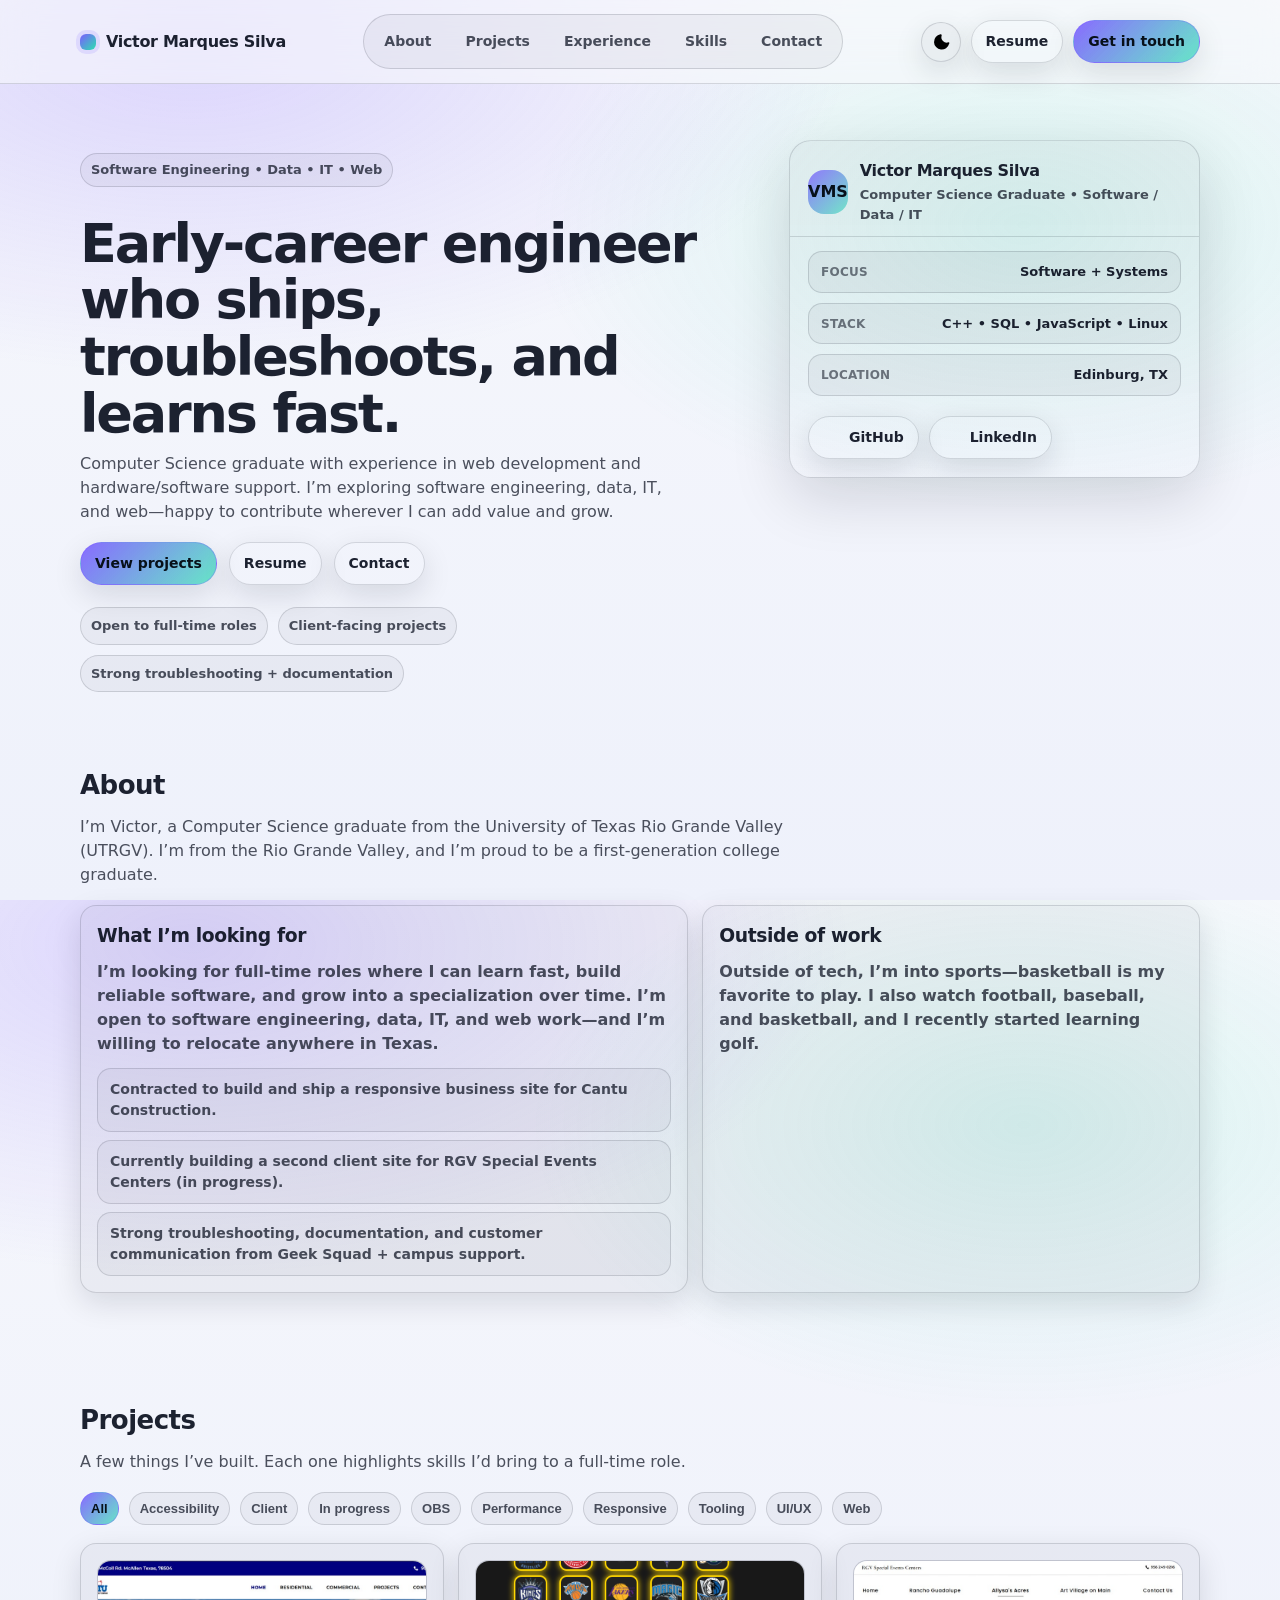
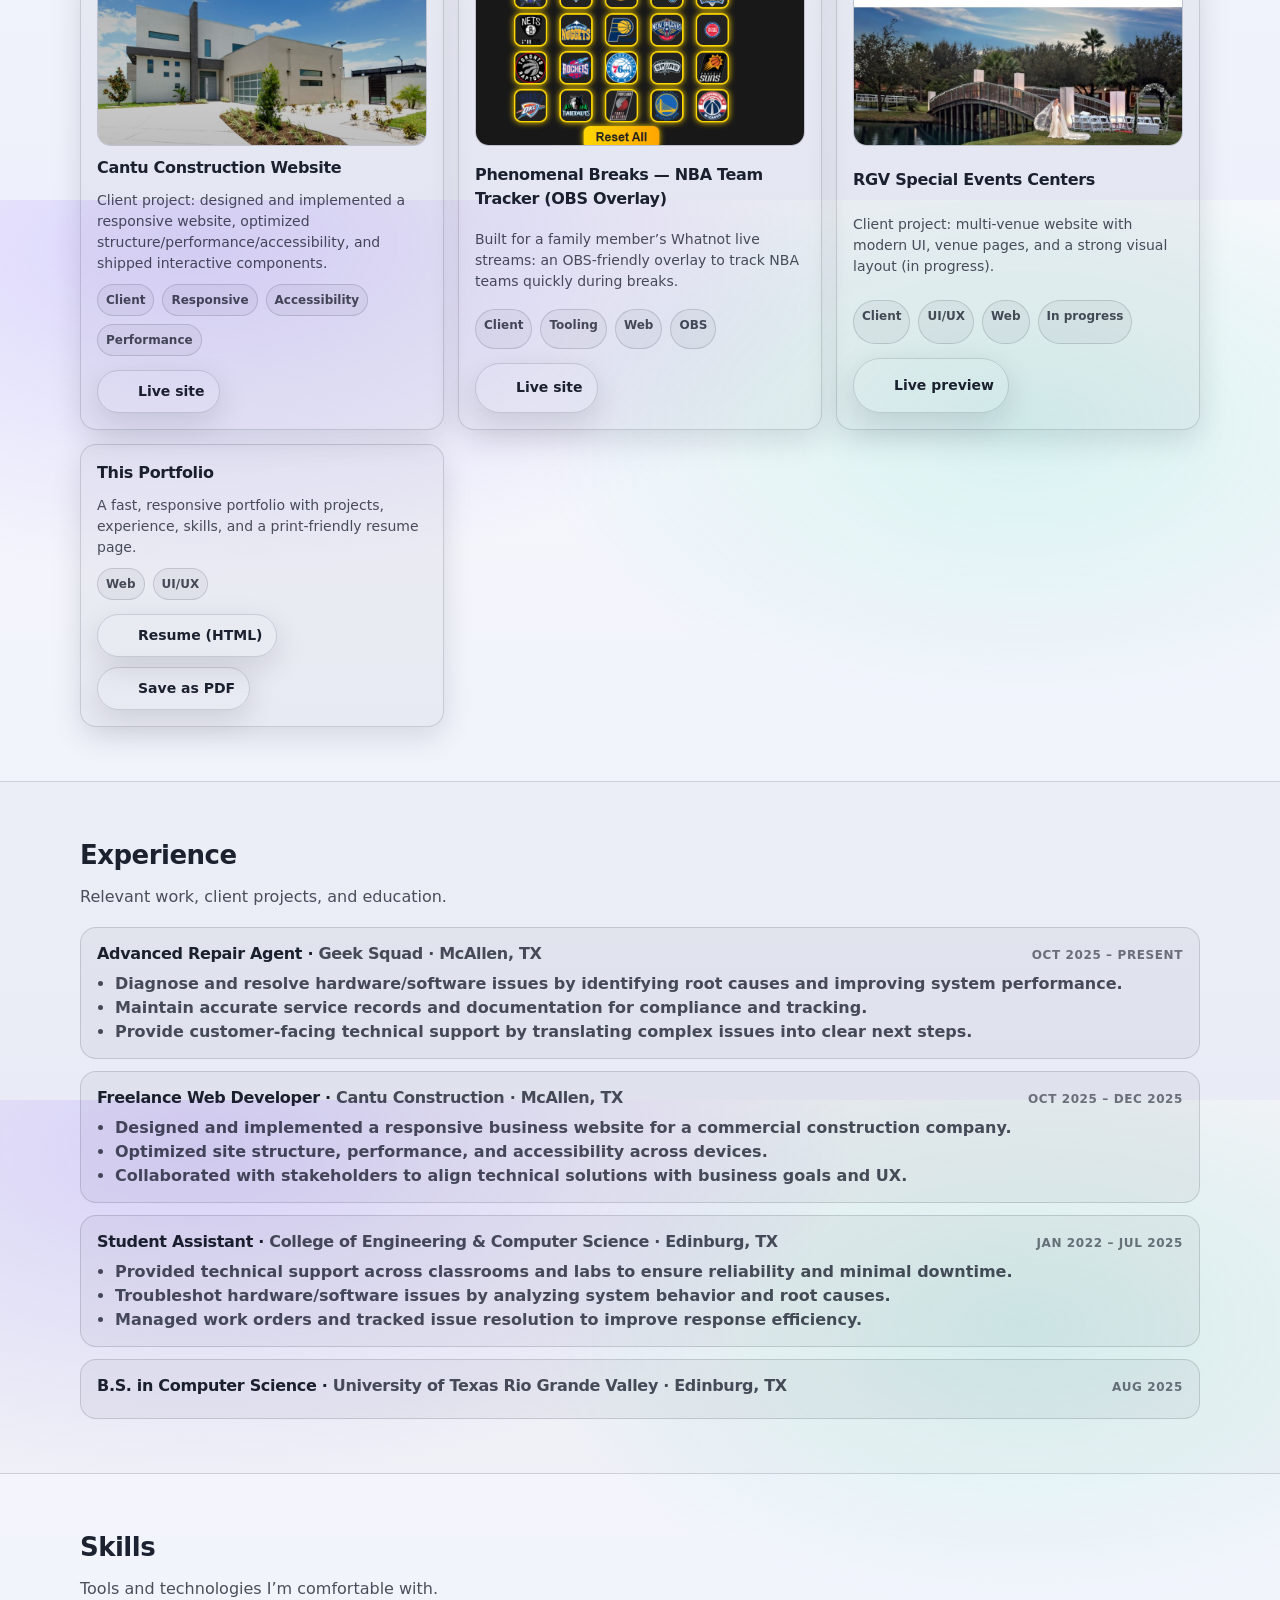
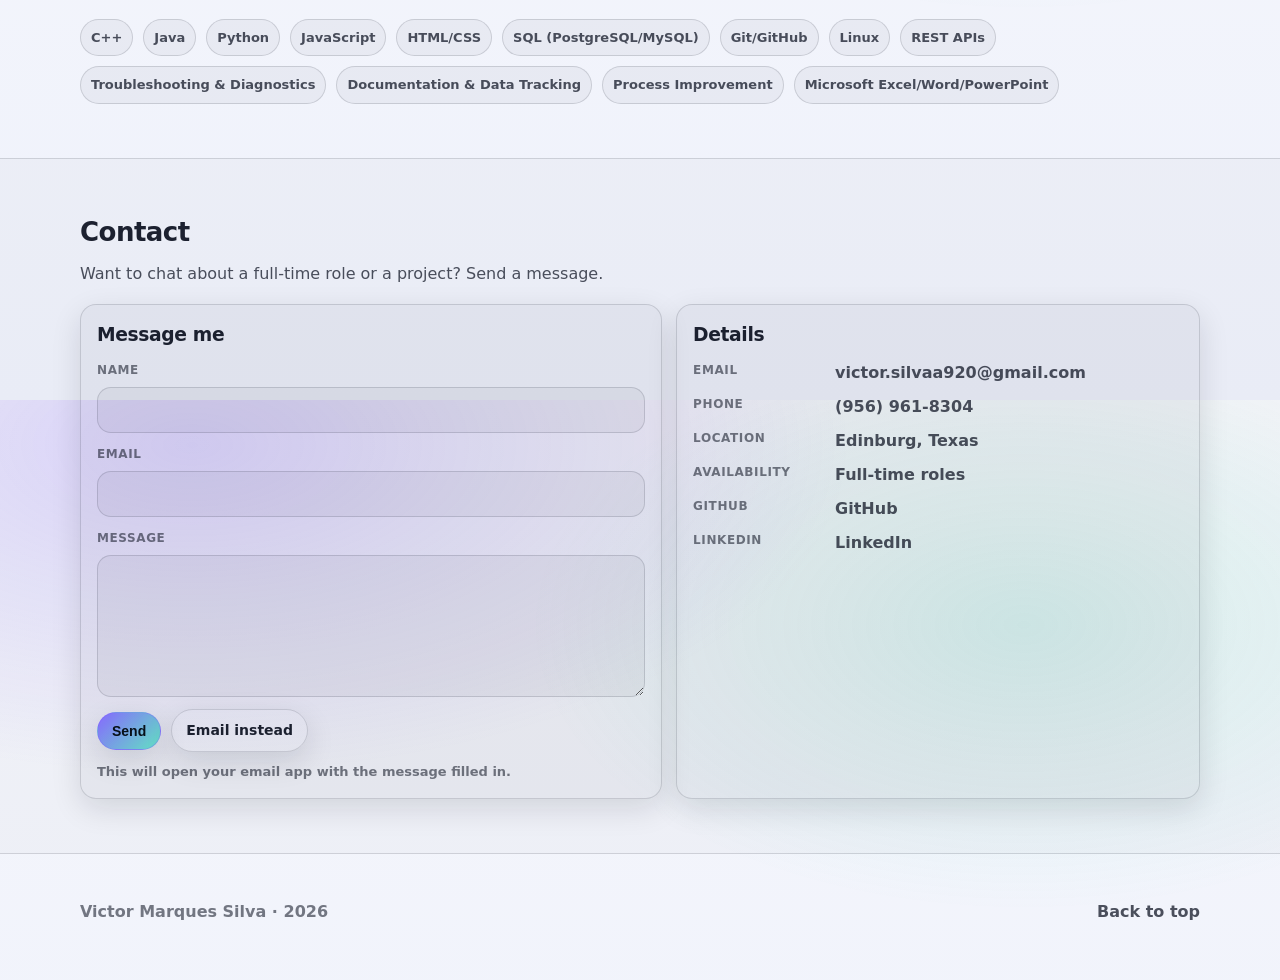
<file: index.html>
<!doctype html>
<html lang="en">
  <head>
    <meta charset="UTF-8" />
    <meta name="viewport" content="width=device-width, initial-scale=1" />
    <meta name="color-scheme" content="dark light" />
    <title>Victor Marques Silva | CS Graduate Portfolio</title>
    <meta
      name="description"
      content="Victor Marques Silva — Computer Science graduate with experience in web development and hardware/software support."
    />

    <link rel="canonical" href="https://victor-silva-portfolio.vercel.app/" />
    <meta property="og:type" content="website" />
    <meta property="og:site_name" content="Victor Marques Silva" />
    <meta property="og:title" content="Victor Marques Silva | Portfolio" />
    <meta
      property="og:description"
      content="Computer Science graduate building reliable software across web, data, and IT."
    />
    <meta property="og:url" content="https://victor-silva-portfolio.vercel.app/" />
    <meta property="og:image" content="https://victor-silva-portfolio.vercel.app/og-image.svg" />
    <meta property="og:image:width" content="1200" />
    <meta property="og:image:height" content="630" />

    <meta name="twitter:card" content="summary_large_image" />
    <meta name="twitter:title" content="Victor Marques Silva | Portfolio" />
    <meta
      name="twitter:description"
      content="Computer Science graduate building reliable software across web, data, and IT."
    />
    <meta name="twitter:image" content="https://victor-silva-portfolio.vercel.app/og-image.svg" />

    <link rel="icon" href="/favicon.svg" type="image/svg+xml" />
    <link rel="manifest" href="/site.webmanifest" />
    <link rel="stylesheet" href="./style.css" />
  </head>
  <body>
    <a class="skip-link" href="#main">Skip to content</a>

    <header class="site-header" id="top">
      <div class="container header-inner">
        <a class="brand" href="#top" aria-label="Go to top">
          <span class="brand-mark" aria-hidden="true"></span>
          <span class="brand-text" id="brandName">Victor Silva</span>
        </a>

        <nav class="nav" aria-label="Primary">
          <a href="#about">About</a>
          <a href="#projects">Projects</a>
          <a href="#experience">Experience</a>
          <a href="#skills">Skills</a>
          <a href="#contact">Contact</a>
        </nav>

        <div class="header-actions">
          <button
            class="icon-button"
            type="button"
            id="themeToggle"
            aria-label="Toggle theme"
            aria-pressed="false"
          >
            <span class="icon" aria-hidden="true" id="themeIcon"></span>
          </button>

          <a class="button ghost" id="resumeLink" href="./resume.html">Resume</a>
          <a class="button primary" href="#contact">Get in touch</a>
        </div>
      </div>
    </header>

    <main id="main">
      <section class="hero">
        <div class="container hero-grid">
          <div class="hero-copy">
            <p class="eyebrow" id="heroEyebrow">Computer Science • Full‑Stack</p>
            <h1 id="heroHeadline">
              I build clean, fast web apps that feel great to use.
            </h1>
            <p class="lede" id="heroLede">
              I’m a 22-year-old CS B.S. grad with experience in full-stack
              development, IT support, and real client projects.
            </p>

            <div class="cta-row">
              <a class="button primary" href="#projects">View projects</a>
              <a class="button ghost" id="heroResumeLink" href="./resume.html">Resume</a>
              <a class="button ghost" href="#contact">Contact</a>
            </div>

            <ul class="quick-facts" id="quickFacts" aria-label="Quick facts"></ul>
          </div>

          <div class="hero-card" aria-label="Profile card">
            <div class="hero-card-top">
              <div class="avatar" aria-hidden="true">
                <span class="avatar-initials" id="avatarInitials">VS</span>
              </div>
              <div>
                <p class="name" id="cardName">Victor Silva</p>
                <p class="meta" id="cardMeta">Full‑Stack Developer</p>
              </div>
            </div>

            <div class="hero-card-body">
              <div class="stat">
                <p class="stat-label">Focus</p>
                <p class="stat-value" id="statFocus">Web Apps</p>
              </div>
              <div class="stat">
                <p class="stat-label">Stack</p>
                <p class="stat-value" id="statStack">JS • Node • Postgres</p>
              </div>
              <div class="stat">
                <p class="stat-label">Location</p>
                <p class="stat-value" id="statLocation">Open to relocate</p>
              </div>
            </div>

            <div class="hero-card-actions" id="socialLinks" aria-label="Social links"></div>
          </div>
        </div>
      </section>

      <section class="section" id="about">
        <div class="container">
          <div class="section-head">
            <h2>About</h2>
            <p id="aboutIntro"></p>
          </div>

          <div class="about-grid">
            <div class="about-card">
              <h3>What I’m looking for</h3>
              <p id="lookingFor"></p>
              <div class="about-bullets" id="aboutBullets" aria-label="Highlights"></div>
            </div>

            <div class="about-card">
              <h3>Outside of work</h3>
              <p id="outsideOfWork"></p>
              <div class="mini-note" id="aboutNote"></div>
            </div>
          </div>
        </div>
      </section>

      <section class="section" id="projects">
        <div class="container">
          <div class="section-head">
            <h2>Projects</h2>
            <p>
              A few things I’ve built. Each one highlights skills I’d bring to a
              full-time role.
            </p>
          </div>

          <div class="filters" id="projectFilters" aria-label="Project filters"></div>
          <div class="grid cards" id="projectGrid" aria-live="polite"></div>
        </div>
      </section>

      <section class="section alt" id="experience">
        <div class="container">
          <div class="section-head">
            <h2>Experience</h2>
            <p>Relevant work, client projects, and education.</p>
          </div>
          <div class="timeline" id="timeline"></div>
        </div>
      </section>

      <section class="section" id="skills">
        <div class="container">
          <div class="section-head">
            <h2>Skills</h2>
            <p>Tools and technologies I’m comfortable with.</p>
          </div>
          <div class="pill-grid" id="skillsGrid" aria-label="Skills list"></div>
        </div>
      </section>

      <section class="section alt" id="contact">
        <div class="container">
          <div class="section-head">
            <h2>Contact</h2>
            <p>
              Want to chat about a full-time role or a project? Send a message.
            </p>
          </div>

          <div class="contact-grid">
            <div class="contact-card">
              <h3>Message me</h3>
              <form id="contactForm">
                <label>
                  <span>Name</span>
                  <input required name="name" autocomplete="name" />
                </label>
                <label>
                  <span>Email</span>
                  <input required type="email" name="email" autocomplete="email" />
                </label>
                <label>
                  <span>Message</span>
                  <textarea required name="message" rows="5"></textarea>
                </label>

                <div class="form-actions">
                  <button class="button primary" type="submit">Send</button>
                  <a class="button ghost" id="emailLink" href="mailto:victor.silvaa920@gmail.com"
                    >Email instead</a
                  >
                </div>

                <p class="form-hint" id="formHint">
                  This will open your email app with the message filled in.
                </p>
              </form>
            </div>

            <div class="contact-card">
              <h3>Details</h3>
              <dl class="details" id="contactDetails"></dl>
              <div class="mini-note" id="miniNote" hidden></div>
            </div>
          </div>
        </div>
      </section>
    </main>

    <footer class="site-footer">
      <div class="container footer-inner">
        <p>
          <span id="footerName">Victor Silva</span> ·
          <span id="footerYear"></span>
        </p>
        <a class="to-top" href="#top">Back to top</a>
      </div>
    </footer>

    <script defer src="./script.js"></script>
  </body>
</html>
</file>
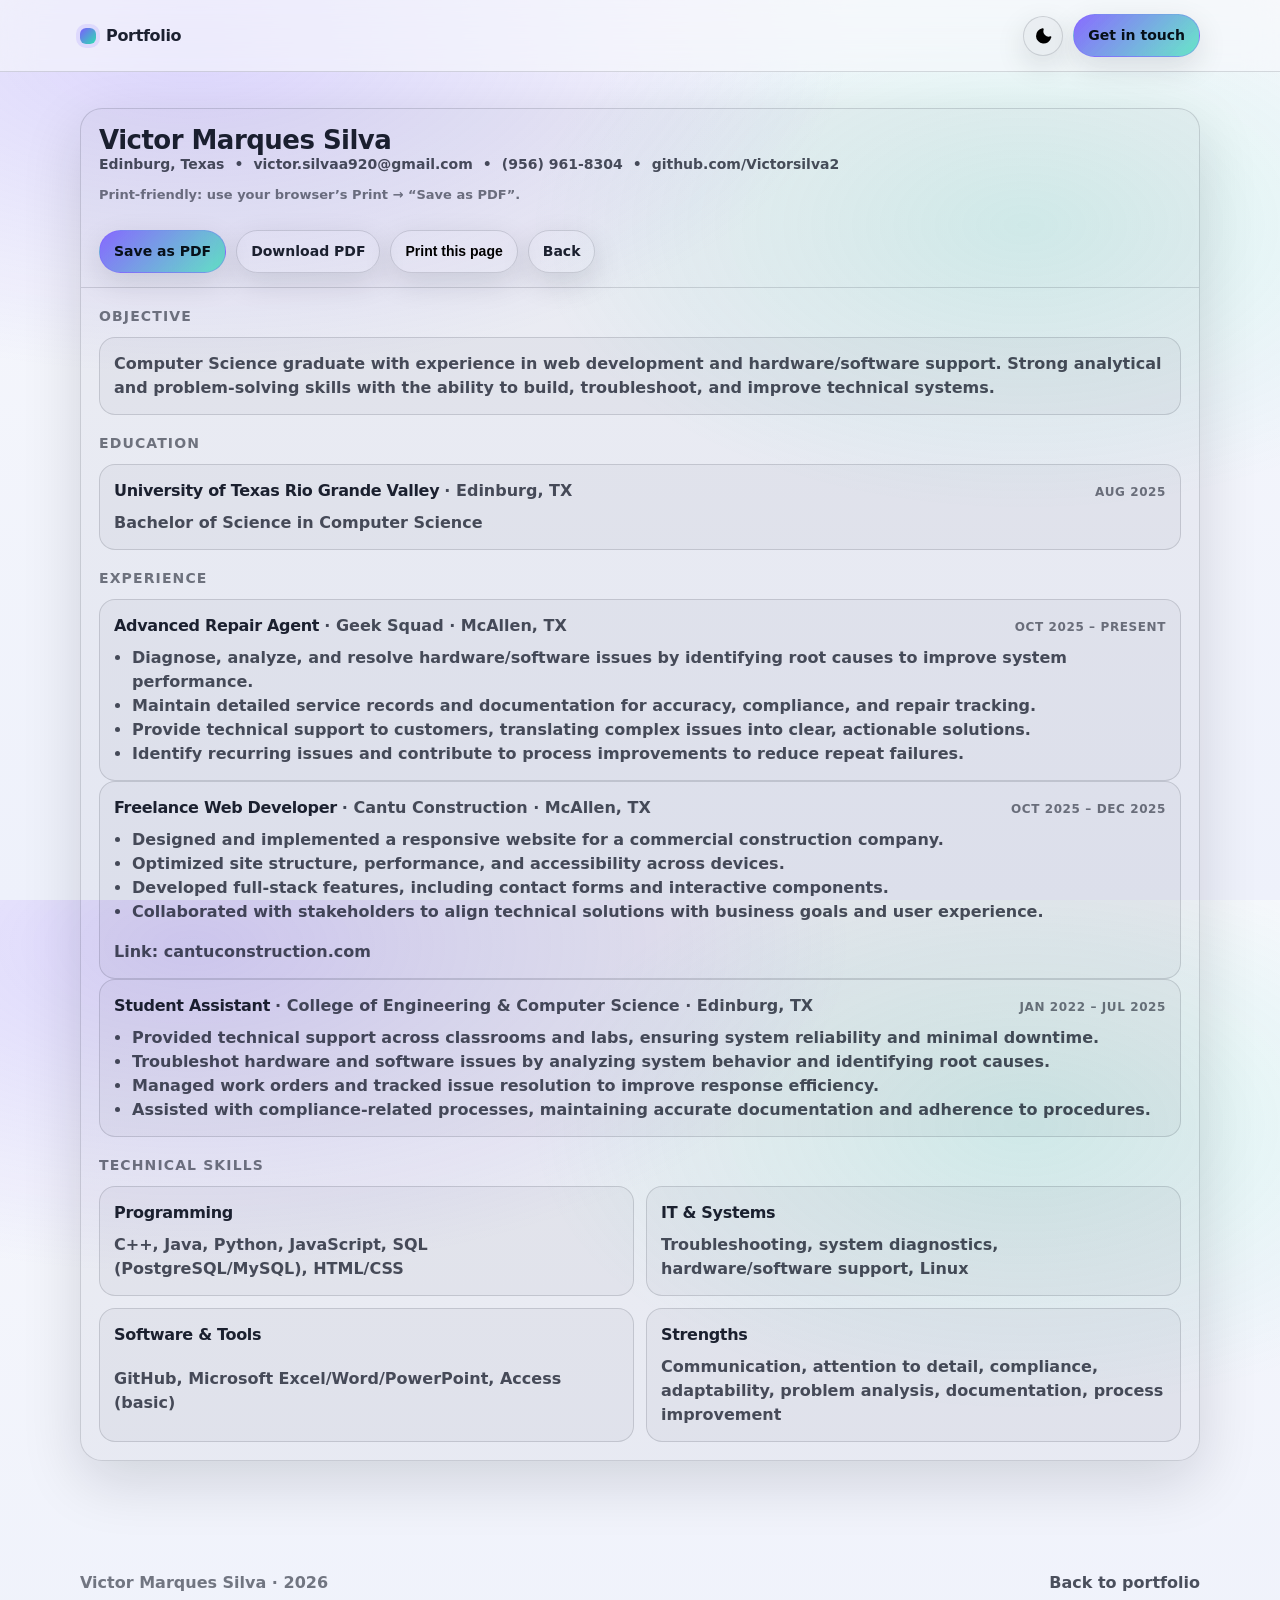
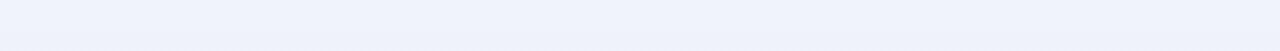
<file: resume.html>
<!doctype html>
<html lang="en">
  <head>
    <meta charset="UTF-8" />
    <meta name="viewport" content="width=device-width, initial-scale=1" />
    <meta name="color-scheme" content="dark light" />
    <title>Resume | Victor Marques Silva</title>
    <meta
      name="description"
      content="Resume for Victor Marques Silva — Computer Science graduate."
    />
    <link rel="canonical" href="https://victor-silva-portfolio.vercel.app/resume.html" />
    <meta property="og:type" content="website" />
    <meta property="og:site_name" content="Victor Marques Silva" />
    <meta property="og:title" content="Resume | Victor Marques Silva" />
    <meta
      property="og:description"
      content="Resume for Victor Marques Silva — Computer Science graduate."
    />
    <meta property="og:url" content="https://victor-silva-portfolio.vercel.app/resume.html" />
    <meta property="og:image" content="https://victor-silva-portfolio.vercel.app/og-image.svg" />
    <meta property="og:image:width" content="1200" />
    <meta property="og:image:height" content="630" />

    <meta name="twitter:card" content="summary_large_image" />
    <meta name="twitter:title" content="Resume | Victor Marques Silva" />
    <meta
      name="twitter:description"
      content="Resume for Victor Marques Silva — Computer Science graduate."
    />
    <meta name="twitter:image" content="https://victor-silva-portfolio.vercel.app/og-image.svg" />

    <link rel="icon" href="/favicon.svg" type="image/svg+xml" />
    <link rel="manifest" href="/site.webmanifest" />
    <link rel="stylesheet" href="./style.css" />
    <style>
      .resume-shell {
        padding: 36px 0 64px;
      }
      .resume-card {
        border: 1px solid var(--border);
        background: var(--panel);
        border-radius: var(--radius2);
        box-shadow: var(--shadow);
        overflow: hidden;
      }
      .resume-top {
        padding: 18px 18px 14px;
        border-bottom: 1px solid var(--border);
        display: flex;
        align-items: start;
        justify-content: space-between;
        gap: 12px;
        flex-wrap: wrap;
      }
      .resume-top h1 {
        margin: 0;
        font-size: 26px;
        letter-spacing: -0.02em;
      }
      .resume-meta {
        color: var(--muted);
        font-weight: 750;
        font-size: 14px;
        display: flex;
        flex-wrap: wrap;
        gap: 10px;
      }
      .resume-body {
        padding: 18px;
        display: grid;
        gap: 18px;
      }
      .r-section h2 {
        margin: 0 0 10px;
        font-size: 14px;
        color: var(--faint);
        letter-spacing: 0.08em;
        text-transform: uppercase;
      }
      .r-item {
        border: 1px solid var(--border);
        background: rgba(0, 0, 0, 0.06);
        border-radius: var(--radius);
        padding: 14px 14px;
        display: grid;
        gap: 8px;
      }
      html[data-theme="light"] .r-item {
        background: rgba(10, 15, 30, 0.03);
      }
      .r-topline {
        display: flex;
        justify-content: space-between;
        align-items: baseline;
        gap: 10px;
        flex-wrap: wrap;
      }
      .r-title {
        font-weight: 900;
        letter-spacing: -0.02em;
      }
      .r-where {
        color: var(--muted);
        font-weight: 800;
      }
      .r-when {
        color: var(--faint);
        font-weight: 850;
        font-size: 12px;
        text-transform: uppercase;
        letter-spacing: 0.05em;
      }
      .r-item ul {
        margin: 0;
        padding-left: 18px;
        color: var(--muted);
        font-weight: 650;
      }
      .r-grid {
        display: grid;
        grid-template-columns: repeat(2, minmax(0, 1fr));
        gap: 12px;
      }
      @media (max-width: 780px) {
        .r-grid {
          grid-template-columns: 1fr;
        }
      }
      .print-note {
        color: var(--faint);
        font-weight: 650;
        font-size: 13px;
        margin-top: 10px;
      }
      @media print {
        .site-header,
        .site-footer,
        .print-hide {
          display: none !important;
        }
        body {
          background: white !important;
          color: black !important;
        }
        .resume-card,
        .r-item {
          box-shadow: none !important;
          background: white !important;
        }
      }
    </style>
  </head>
  <body>
    <header class="site-header print-hide">
      <div class="container header-inner">
        <a class="brand" href="./index.html" aria-label="Back to portfolio">
          <span class="brand-mark" aria-hidden="true"></span>
          <span class="brand-text">Portfolio</span>
        </a>
        <div class="header-actions">
          <button
            class="icon-button"
            type="button"
            id="themeToggle"
            aria-label="Toggle theme"
            aria-pressed="false"
          >
            <span class="icon" aria-hidden="true" id="themeIcon"></span>
          </button>
          <a class="button primary" href="./index.html#contact">Get in touch</a>
        </div>
      </div>
    </header>

    <main class="resume-shell">
      <div class="container">
        <div class="resume-card">
          <div class="resume-top">
            <div>
              <h1>Victor Marques Silva</h1>
              <div class="resume-meta">
                <span>Edinburg, Texas</span>
                <span>•</span>
                <a href="mailto:victor.silvaa920@gmail.com">victor.silvaa920@gmail.com</a>
                <span>•</span>
                <a href="tel:(956) 961-8304">(956) 961-8304</a>
                <span>•</span>
                <a
                  href="https://github.com/Victorsilva2"
                  target="_blank"
                  rel="noreferrer noopener"
                  >github.com/Victorsilva2</a
                >
              </div>
              <p class="print-note">
                Print-friendly: use your browser’s Print → “Save as PDF”.
              </p>
            </div>

            <div class="print-hide" style="display:flex; gap:10px; flex-wrap:wrap">
              <a
                class="button primary"
                href="./assets/resume/Victor-Marques-Silva-Resume.pdf"
                target="_blank"
                rel="noreferrer noopener"
              >
                Save as PDF
              </a>
              <a class="button ghost" href="./assets/resume/Victor-Marques-Silva-Resume.pdf" download>
                Download PDF
              </a>
              <button class="button ghost" type="button" onclick="window.print()">
                Print this page
              </button>
              <a class="button ghost" href="./index.html">Back</a>
            </div>
          </div>

          <div class="resume-body">
            <section class="r-section">
              <h2>Objective</h2>
              <div class="r-item">
                <div style="color:var(--muted); font-weight:650">
                  Computer Science graduate with experience in web development and
                  hardware/software support. Strong analytical and problem-solving
                  skills with the ability to build, troubleshoot, and improve technical
                  systems.
                </div>
              </div>
            </section>

            <section class="r-section">
              <h2>Education</h2>
              <div class="r-item">
                <div class="r-topline">
                  <div>
                    <span class="r-title">University of Texas Rio Grande Valley</span>
                    <span class="r-where"> · Edinburg, TX</span>
                  </div>
                  <div class="r-when">Aug 2025</div>
                </div>
                <div style="color:var(--muted); font-weight:650">
                  Bachelor of Science in Computer Science
                </div>
              </div>
            </section>

            <section class="r-section">
              <h2>Experience</h2>

              <div class="r-item">
                <div class="r-topline">
                  <div>
                    <span class="r-title">Advanced Repair Agent</span>
                    <span class="r-where"> · Geek Squad · McAllen, TX</span>
                  </div>
                  <div class="r-when">Oct 2025 – Present</div>
                </div>
                <ul>
                  <li>
                    Diagnose, analyze, and resolve hardware/software issues by identifying root
                    causes to improve system performance.
                  </li>
                  <li>
                    Maintain detailed service records and documentation for accuracy, compliance,
                    and repair tracking.
                  </li>
                  <li>
                    Provide technical support to customers, translating complex issues into clear,
                    actionable solutions.
                  </li>
                  <li>
                    Identify recurring issues and contribute to process improvements to reduce
                    repeat failures.
                  </li>
                </ul>
              </div>

              <div class="r-item">
                <div class="r-topline">
                  <div>
                    <span class="r-title">Freelance Web Developer</span>
                    <span class="r-where"> · Cantu Construction · McAllen, TX</span>
                  </div>
                  <div class="r-when">Oct 2025 – Dec 2025</div>
                </div>
                <ul>
                  <li>
                    Designed and implemented a responsive website for a commercial construction
                    company.
                  </li>
                  <li>
                    Optimized site structure, performance, and accessibility across devices.
                  </li>
                  <li>
                    Developed full-stack features, including contact forms and interactive
                    components.
                  </li>
                  <li>
                    Collaborated with stakeholders to align technical solutions with business goals
                    and user experience.
                  </li>
                </ul>
                <div style="margin-top:8px; color:var(--muted); font-weight:750">
                  Link:
                  <a href="https://www.cantuconstruction.com/" target="_blank" rel="noreferrer noopener"
                    >cantuconstruction.com</a
                  >
                </div>
              </div>

              <div class="r-item">
                <div class="r-topline">
                  <div>
                    <span class="r-title">Student Assistant</span>
                    <span class="r-where">
                      · College of Engineering &amp; Computer Science · Edinburg, TX</span
                    >
                  </div>
                  <div class="r-when">Jan 2022 – Jul 2025</div>
                </div>
                <ul>
                  <li>
                    Provided technical support across classrooms and labs, ensuring system
                    reliability and minimal downtime.
                  </li>
                  <li>
                    Troubleshot hardware and software issues by analyzing system behavior and
                    identifying root causes.
                  </li>
                  <li>
                    Managed work orders and tracked issue resolution to improve response
                    efficiency.
                  </li>
                  <li>
                    Assisted with compliance-related processes, maintaining accurate documentation
                    and adherence to procedures.
                  </li>
                </ul>
              </div>
            </section>

            <section class="r-section">
              <h2>Technical Skills</h2>
              <div class="r-grid">
                <div class="r-item">
                  <div class="r-title">Programming</div>
                  <div style="color:var(--muted); font-weight:650">
                    C++, Java, Python, JavaScript, SQL (PostgreSQL/MySQL), HTML/CSS
                  </div>
                </div>
                <div class="r-item">
                  <div class="r-title">IT &amp; Systems</div>
                  <div style="color:var(--muted); font-weight:650">
                    Troubleshooting, system diagnostics, hardware/software support, Linux
                  </div>
                </div>
                <div class="r-item">
                  <div class="r-title">Software &amp; Tools</div>
                  <div style="color:var(--muted); font-weight:650">
                    GitHub, Microsoft Excel/Word/PowerPoint, Access (basic)
                  </div>
                </div>
                <div class="r-item">
                  <div class="r-title">Strengths</div>
                  <div style="color:var(--muted); font-weight:650">
                    Communication, attention to detail, compliance, adaptability, problem analysis,
                    documentation, process improvement
                  </div>
                </div>
              </div>
            </section>
          </div>
        </div>
      </div>
    </main>

    <footer class="site-footer print-hide">
      <div class="container footer-inner">
        <p>Victor Marques Silva · <span id="footerYear"></span></p>
        <a class="to-top" href="./index.html">Back to portfolio</a>
      </div>
    </footer>

    <script>
      // minimal theme parity with main page
      const ICONS = {
        moon:
          "M12.3 2.1a1 1 0 0 1 .6 1.3 7.1 7.1 0 0 0 9 9 1 1 0 0 1 1.2.7 1 1 0 0 1-.3 1.2A10.2 10.2 0 1 1 11.2 1.8a1 1 0 0 1 1.1.3z",
        sun:
          "M12 18a6 6 0 1 1 0-12 6 6 0 0 1 0 12Zm0-16a1 1 0 0 1 1 1v1a1 1 0 1 1-2 0V3a1 1 0 0 1 1-1Zm0 18a1 1 0 0 1 1 1v1a1 1 0 1 1-2 0v-1a1 1 0 0 1 1-1ZM2 12a1 1 0 0 1 1-1h1a1 1 0 1 1 0 2H3a1 1 0 0 1-1-1Zm18 0a1 1 0 0 1 1-1h1a1 1 0 1 1 0 2h-1a1 1 0 0 1-1-1Z",
      };
      function svgMask(path) {
        const encoded = encodeURIComponent(
          `<svg xmlns="http://www.w3.org/2000/svg" viewBox="0 0 24 24"><path d="${path}"/></svg>`,
        );
        return `url("data:image/svg+xml,${encoded}")`;
      }
      const icon = document.getElementById("themeIcon");
      const btn = document.getElementById("themeToggle");
      const year = document.getElementById("footerYear");
      if (year) year.textContent = String(new Date().getFullYear());

      function setTheme(theme) {
        document.documentElement.dataset.theme = theme;
        localStorage.setItem("theme", theme);
        const isLight = theme === "light";
        if (btn) btn.setAttribute("aria-pressed", String(isLight));
        if (icon) icon.style.maskImage = svgMask(isLight ? ICONS.moon : ICONS.sun);
      }
      const saved = localStorage.getItem("theme");
      const preferred =
        window.matchMedia?.("(prefers-color-scheme: light)")?.matches ? "light" : "dark";
      setTheme(saved || preferred);
      btn?.addEventListener("click", () => {
        setTheme(document.documentElement.dataset.theme === "light" ? "dark" : "light");
      });

    </script>
  </body>
</html>
</file>
<file: style.css>
:root {
  --bg: #0b0d12;
  --bg2: #0f1420;
  --panel: rgba(255, 255, 255, 0.06);
  --panel2: rgba(255, 255, 255, 0.09);
  --text: rgba(255, 255, 255, 0.92);
  --muted: rgba(255, 255, 255, 0.72);
  --faint: rgba(255, 255, 255, 0.55);
  --border: rgba(255, 255, 255, 0.12);
  --shadow: 0 20px 60px rgba(0, 0, 0, 0.35);
  --shadow2: 0 10px 30px rgba(0, 0, 0, 0.28);
  --accent: #7c5cff;
  --accent2: #2ce0b1;
  --danger: #ff5c86;

  --radius: 16px;
  --radius2: 22px;
  --container: 1120px;
  --font: ui-sans-serif, system-ui, -apple-system, Segoe UI, Roboto, Arial,
    "Apple Color Emoji", "Segoe UI Emoji";
}

html[data-theme="light"] {
  --bg: #f7f8fc;
  --bg2: #eef1fb;
  --panel: rgba(10, 15, 30, 0.04);
  --panel2: rgba(10, 15, 30, 0.07);
  --text: rgba(10, 15, 30, 0.92);
  --muted: rgba(10, 15, 30, 0.72);
  --faint: rgba(10, 15, 30, 0.55);
  --border: rgba(10, 15, 30, 0.14);
  --shadow: 0 20px 60px rgba(10, 15, 30, 0.14);
  --shadow2: 0 10px 30px rgba(10, 15, 30, 0.12);
}

* {
  box-sizing: border-box;
}

html,
body {
  height: 100%;
}

body {
  margin: 0;
  font-family: var(--font);
  color: var(--text);
  background: radial-gradient(1200px 600px at 15% 5%, rgba(124, 92, 255, 0.22), transparent 55%),
    radial-gradient(900px 520px at 80% 25%, rgba(44, 224, 177, 0.14), transparent 55%),
    linear-gradient(180deg, var(--bg), var(--bg2));
  line-height: 1.5;
}

a {
  color: inherit;
  text-decoration: none;
}

a:hover {
  text-decoration: underline;
  text-decoration-color: rgba(255, 255, 255, 0.4);
  text-underline-offset: 3px;
}

html[data-theme="light"] a:hover {
  text-decoration-color: rgba(10, 15, 30, 0.35);
}

.container {
  width: min(var(--container), calc(100% - 40px));
  margin: 0 auto;
}

.skip-link {
  position: absolute;
  left: -999px;
  top: 12px;
  background: var(--panel);
  border: 1px solid var(--border);
  padding: 10px 12px;
  border-radius: 12px;
  z-index: 50;
}

.skip-link:focus {
  left: 12px;
}

.site-header {
  position: sticky;
  top: 0;
  z-index: 30;
  backdrop-filter: blur(16px);
  background: rgba(10, 12, 18, 0.55);
  border-bottom: 1px solid var(--border);
}

html[data-theme="light"] .site-header {
  background: rgba(247, 248, 252, 0.6);
}

.header-inner {
  display: flex;
  align-items: center;
  justify-content: space-between;
  gap: 14px;
  padding: 14px 0;
}

.brand {
  display: inline-flex;
  align-items: center;
  gap: 10px;
  font-weight: 800;
  letter-spacing: -0.02em;
}

.brand-mark {
  width: 16px;
  height: 16px;
  border-radius: 6px;
  background: linear-gradient(135deg, var(--accent), var(--accent2));
  box-shadow: 0 0 0 4px rgba(124, 92, 255, 0.14);
}

.nav {
  display: flex;
  align-items: center;
  gap: 14px;
  padding: 8px 10px;
  border-radius: 999px;
  border: 1px solid var(--border);
  background: var(--panel);
}

.nav a {
  color: var(--muted);
  font-weight: 600;
  font-size: 14px;
  padding: 8px 10px;
  border-radius: 999px;
}

.nav a:hover {
  text-decoration: none;
  background: var(--panel2);
  color: var(--text);
}

.header-actions {
  display: flex;
  align-items: center;
  gap: 10px;
}

.icon-button {
  width: 40px;
  height: 40px;
  border-radius: 999px;
  border: 1px solid var(--border);
  background: var(--panel);
  display: grid;
  place-items: center;
  cursor: pointer;
  box-shadow: var(--shadow2);
}

.icon-button:hover {
  background: var(--panel2);
}

.icon {
  width: 18px;
  height: 18px;
  display: inline-block;
  background: currentColor;
  mask-size: contain;
  mask-repeat: no-repeat;
  mask-position: center;
}

.button {
  display: inline-flex;
  align-items: center;
  justify-content: center;
  padding: 10px 14px;
  border-radius: 999px;
  border: 1px solid var(--border);
  background: var(--panel);
  font-weight: 700;
  font-size: 14px;
  box-shadow: var(--shadow2);
  cursor: pointer;
}

.button:hover {
  text-decoration: none;
  background: var(--panel2);
}

.button.primary {
  border-color: rgba(124, 92, 255, 0.35);
  background: linear-gradient(135deg, rgba(124, 92, 255, 0.9), rgba(44, 224, 177, 0.7));
  color: #071019;
}

.button.primary:hover {
  filter: saturate(1.1);
}

.button.ghost {
  background: transparent;
}

.hero {
  padding: 56px 0 20px;
}

.hero-grid {
  display: grid;
  grid-template-columns: 1.25fr 0.75fr;
  gap: 24px;
  align-items: start;
}

.eyebrow {
  display: inline-flex;
  gap: 8px;
  align-items: center;
  padding: 6px 10px;
  border-radius: 999px;
  border: 1px solid var(--border);
  background: var(--panel);
  color: var(--muted);
  font-weight: 700;
  font-size: 13px;
}

h1 {
  margin: 16px 0 10px;
  letter-spacing: -0.04em;
  line-height: 1.05;
  font-size: clamp(34px, 4.6vw, 54px);
}

.lede {
  margin: 0;
  color: var(--muted);
  font-size: 16px;
  max-width: 60ch;
}

.cta-row {
  display: flex;
  gap: 12px;
  margin-top: 18px;
  flex-wrap: wrap;
}

.quick-facts {
  list-style: none;
  padding: 0;
  margin: 22px 0 0;
  display: flex;
  flex-wrap: wrap;
  gap: 10px;
}

.quick-facts li {
  border: 1px solid var(--border);
  background: var(--panel);
  color: var(--muted);
  padding: 8px 10px;
  border-radius: 999px;
  font-size: 13px;
  font-weight: 700;
}

.hero-card {
  border: 1px solid var(--border);
  background: linear-gradient(180deg, var(--panel), rgba(255, 255, 255, 0.03));
  border-radius: var(--radius2);
  box-shadow: var(--shadow);
  overflow: hidden;
}

.hero-card-top {
  display: flex;
  align-items: center;
  gap: 12px;
  padding: 18px 18px 12px;
  border-bottom: 1px solid var(--border);
}

.avatar {
  width: 44px;
  height: 44px;
  border-radius: 16px;
  background: linear-gradient(135deg, rgba(124, 92, 255, 0.8), rgba(44, 224, 177, 0.6));
  display: grid;
  place-items: center;
  color: #071019;
  font-weight: 900;
}

.name {
  margin: 0;
  font-weight: 900;
  letter-spacing: -0.02em;
}

.meta {
  margin: 2px 0 0;
  color: var(--muted);
  font-weight: 650;
  font-size: 13px;
}

.hero-card-body {
  padding: 14px 18px 6px;
  display: grid;
  gap: 10px;
}

.stat {
  display: flex;
  align-items: baseline;
  justify-content: space-between;
  gap: 12px;
  padding: 10px 12px;
  border-radius: 14px;
  background: var(--panel);
  border: 1px solid var(--border);
}

.stat-label {
  margin: 0;
  color: var(--faint);
  font-weight: 800;
  font-size: 12px;
  letter-spacing: 0.02em;
  text-transform: uppercase;
}

.stat-value {
  margin: 0;
  color: var(--text);
  font-weight: 800;
  font-size: 13px;
}

.hero-card-actions {
  padding: 14px 18px 18px;
  display: flex;
  flex-wrap: wrap;
  gap: 10px;
}

.section {
  padding: 54px 0;
}

.section.alt {
  background: rgba(255, 255, 255, 0.02);
  border-top: 1px solid var(--border);
  border-bottom: 1px solid var(--border);
}

html[data-theme="light"] .section.alt {
  background: rgba(10, 15, 30, 0.02);
}

.section-head h2 {
  margin: 0;
  font-size: 26px;
  letter-spacing: -0.02em;
}

.section-head p {
  margin: 10px 0 0;
  color: var(--muted);
  max-width: 75ch;
}

.about-grid {
  display: grid;
  grid-template-columns: 1.1fr 0.9fr;
  gap: 14px;
  margin-top: 18px;
}

.about-card {
  border: 1px solid var(--border);
  background: var(--panel);
  border-radius: var(--radius);
  padding: 16px;
  box-shadow: var(--shadow2);
}

.about-card h3 {
  margin: 0 0 10px;
  letter-spacing: -0.02em;
}

.about-card p {
  margin: 0;
  color: var(--muted);
  font-weight: 650;
}

.about-bullets {
  margin-top: 12px;
  display: grid;
  gap: 8px;
}

.about-bullet {
  border: 1px solid var(--border);
  background: rgba(0, 0, 0, 0.06);
  border-radius: 14px;
  padding: 10px 12px;
  color: var(--muted);
  font-weight: 700;
  font-size: 14px;
}

html[data-theme="light"] .about-bullet {
  background: rgba(10, 15, 30, 0.03);
}

.filters {
  display: flex;
  gap: 10px;
  flex-wrap: wrap;
  margin: 18px 0 18px;
}

.filter-chip {
  border: 1px solid var(--border);
  background: var(--panel);
  border-radius: 999px;
  padding: 8px 10px;
  font-weight: 800;
  font-size: 13px;
  color: var(--muted);
  cursor: pointer;
}

.filter-chip[aria-pressed="true"] {
  color: #071019;
  border-color: rgba(124, 92, 255, 0.35);
  background: linear-gradient(135deg, rgba(124, 92, 255, 0.9), rgba(44, 224, 177, 0.7));
}

.grid.cards {
  display: grid;
  grid-template-columns: repeat(3, minmax(0, 1fr));
  gap: 14px;
}

.card {
  border: 1px solid var(--border);
  background: var(--panel);
  border-radius: var(--radius);
  padding: 16px;
  box-shadow: var(--shadow2);
  display: grid;
  gap: 10px;
  min-height: 170px;
}

.card-media {
  border-radius: 14px;
  overflow: hidden;
  border: 1px solid var(--border);
  background: rgba(0, 0, 0, 0.08);
  aspect-ratio: 16 / 9;
}

html[data-theme="light"] .card-media {
  background: rgba(10, 15, 30, 0.03);
}

.card-media img {
  width: 100%;
  height: 100%;
  display: block;
  object-fit: cover;
}

.card h3 {
  margin: 0;
  letter-spacing: -0.02em;
  font-size: 16px;
}

.card p {
  margin: 0;
  color: var(--muted);
  font-size: 14px;
}

.card .tags {
  display: flex;
  gap: 8px;
  flex-wrap: wrap;
}

.tag {
  font-size: 12px;
  font-weight: 800;
  padding: 6px 8px;
  border-radius: 999px;
  border: 1px solid var(--border);
  background: rgba(0, 0, 0, 0.06);
  color: var(--muted);
}

html[data-theme="light"] .tag {
  background: rgba(10, 15, 30, 0.04);
}

.card .links {
  display: flex;
  gap: 10px;
  flex-wrap: wrap;
  margin-top: 4px;
}

.timeline {
  display: grid;
  gap: 12px;
  margin-top: 18px;
}

.timeline-item {
  display: grid;
  gap: 6px;
  border: 1px solid var(--border);
  background: var(--panel);
  border-radius: var(--radius);
  padding: 14px 16px;
}

.timeline-top {
  display: flex;
  align-items: baseline;
  justify-content: space-between;
  gap: 12px;
  flex-wrap: wrap;
}

.timeline-title {
  font-weight: 900;
  letter-spacing: -0.02em;
}

.timeline-when {
  color: var(--faint);
  font-weight: 850;
  font-size: 12px;
  text-transform: uppercase;
  letter-spacing: 0.05em;
}

.pill-grid {
  display: flex;
  flex-wrap: wrap;
  gap: 10px;
  margin-top: 18px;
}

.pill {
  border: 1px solid var(--border);
  background: var(--panel);
  padding: 8px 10px;
  border-radius: 999px;
  font-weight: 850;
  font-size: 13px;
  color: var(--muted);
}

.contact-grid {
  display: grid;
  grid-template-columns: 1fr 0.9fr;
  gap: 14px;
  margin-top: 18px;
}

.contact-card {
  border: 1px solid var(--border);
  background: var(--panel);
  border-radius: var(--radius);
  padding: 16px;
  box-shadow: var(--shadow2);
}

.contact-card h3 {
  margin: 0 0 12px;
  letter-spacing: -0.02em;
}

label {
  display: grid;
  gap: 8px;
  margin-bottom: 12px;
}

label span {
  color: var(--faint);
  font-weight: 850;
  font-size: 12px;
  letter-spacing: 0.05em;
  text-transform: uppercase;
}

input,
textarea {
  font: inherit;
  border-radius: 14px;
  border: 1px solid var(--border);
  background: rgba(0, 0, 0, 0.08);
  padding: 10px 12px;
  color: var(--text);
  outline: none;
}

html[data-theme="light"] input,
html[data-theme="light"] textarea {
  background: rgba(10, 15, 30, 0.04);
}

input:focus,
textarea:focus {
  border-color: rgba(124, 92, 255, 0.55);
  box-shadow: 0 0 0 4px rgba(124, 92, 255, 0.14);
}

.form-actions {
  display: flex;
  gap: 10px;
  flex-wrap: wrap;
  align-items: center;
}

.form-hint {
  margin: 10px 0 0;
  color: var(--faint);
  font-size: 13px;
  font-weight: 650;
}

.details {
  display: grid;
  grid-template-columns: 130px 1fr;
  gap: 10px 12px;
  margin: 0;
}

.details dt {
  color: var(--faint);
  font-weight: 850;
  font-size: 12px;
  text-transform: uppercase;
  letter-spacing: 0.05em;
}

.details dd {
  margin: 0;
  color: var(--muted);
  font-weight: 750;
}

.mini-note {
  margin-top: 14px;
  padding: 12px;
  border-radius: 14px;
  border: 1px dashed var(--border);
  color: var(--muted);
  background: rgba(0, 0, 0, 0.06);
  font-weight: 650;
  font-size: 13px;
}

html[data-theme="light"] .mini-note {
  background: rgba(10, 15, 30, 0.03);
}

.site-footer {
  padding: 30px 0 40px;
}

.footer-inner {
  display: flex;
  justify-content: space-between;
  gap: 14px;
  align-items: center;
  color: var(--faint);
  font-weight: 750;
}

.to-top {
  color: var(--muted);
  font-weight: 850;
}

@media (max-width: 960px) {
  .hero-grid {
    grid-template-columns: 1fr;
  }
  .grid.cards {
    grid-template-columns: repeat(2, minmax(0, 1fr));
  }
  .contact-grid {
    grid-template-columns: 1fr;
  }
  .about-grid {
    grid-template-columns: 1fr;
  }
  .nav {
    display: none;
  }
}

@media (max-width: 560px) {
  .grid.cards {
    grid-template-columns: 1fr;
  }
  .details {
    grid-template-columns: 1fr;
  }
}

@media (prefers-reduced-motion: reduce) {
  * {
    scroll-behavior: auto !important;
    transition: none !important;
    animation: none !important;
  }
}

html {
  scroll-behavior: smooth;
}
</file>
